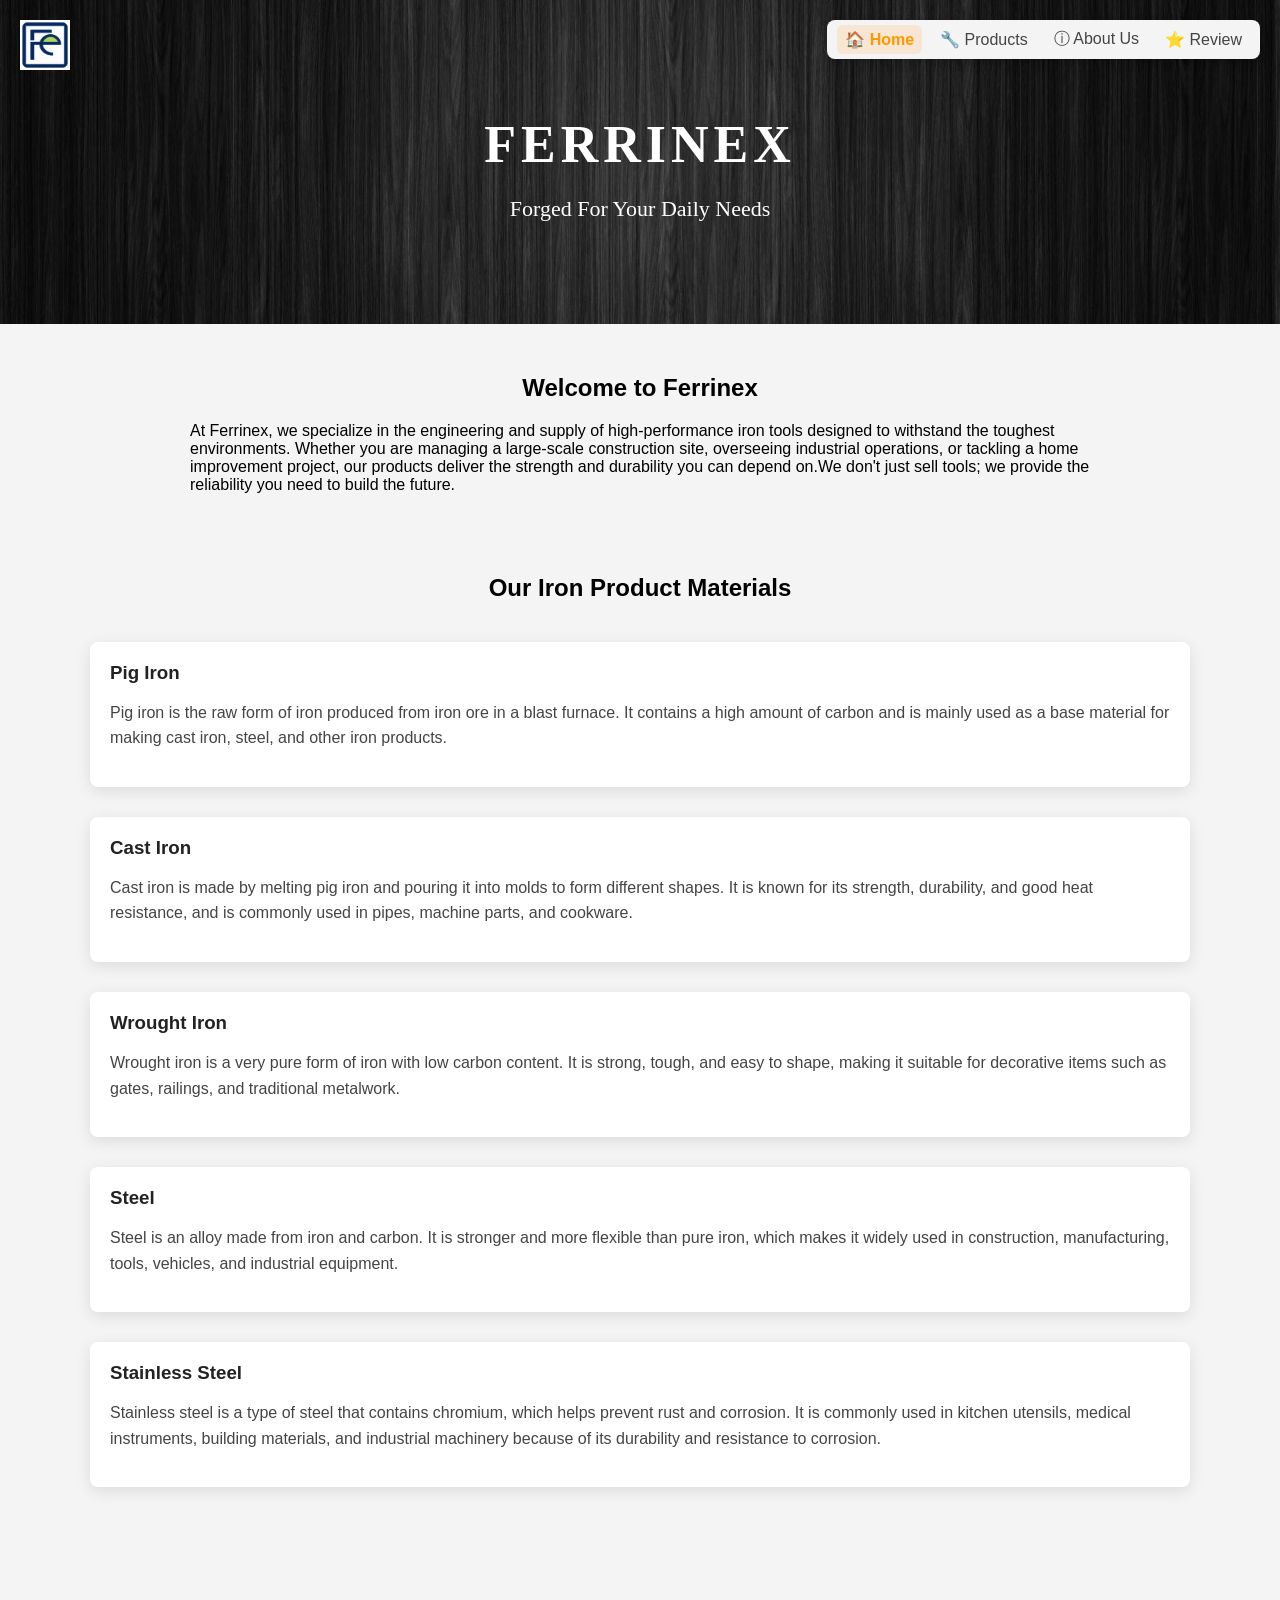
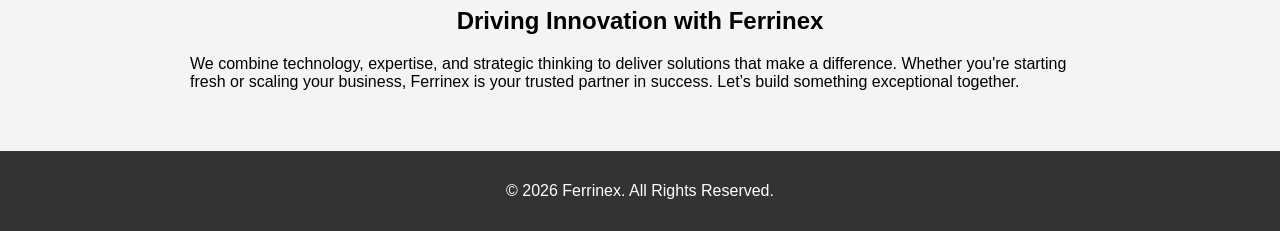
<file: index.html>
<!DOCTYPE html>
<html lang="en">
<head>
<meta charset="UTF-8">
<meta name="viewport" content="width=device-width, initial-scale=1.0">
<title>Ferrinex</title>
<link rel="icon" type="image/png" href="images/logo.png">
<link rel="stylesheet" href="css/style.css">
</head>

<body>  
<header>
<img src="images/logo.png" class="site-logo" alt="Ferrinex Logo">
<nav class="top-nav">
<a href="index.html" class="active">🏠 Home</a>
<a href="products.html">🔧 Products</a>
<a href="about.html">ⓘ About Us</a>
<a href="review.html">⭐ Review</a>
</nav>
<h1>Ferrinex</h1>
<h3>Forged For Your Daily Needs</h3>
</header>

<section class="start-section">
    <h2>Welcome to Ferrinex</h2>
    <p>At Ferrinex, we specialize in the engineering and supply of high-performance iron tools designed to withstand the toughest environments. Whether you are managing a large-scale construction site, overseeing industrial operations, or tackling a home improvement project, our products deliver the strength and durability you can depend on.We don't just sell tools; we provide the reliability you need to build the future.</p>
</section>

<section>
<h2>Our Iron Product Materials</h2>

<div class="products">

<div class="product-card">
<div class="product-info">
<h3>Pig Iron</h3>
<p>Pig iron is the raw form of iron produced from iron ore in a blast furnace. It contains a high amount of carbon and is mainly used as a base material for making cast iron, steel, and other iron products.</p>
</div>
</div>

<div class="product-card">
<div class="product-info">
<h3>Cast Iron</h3>
<p>Cast iron is made by melting pig iron and pouring it into molds to form different shapes. It is known for its strength, durability, and good heat resistance, and is commonly used in pipes, machine parts, and cookware.</p>
</div>
</div>

<div class="product-card">
<div class="product-info">
<h3>Wrought Iron</h3>
<p>Wrought iron is a very pure form of iron with low carbon content. It is strong, tough, and easy to shape, making it suitable for decorative items such as gates, railings, and traditional metalwork.</p>
</div>
</div>

<div class="product-card">
<div class="product-info">
<h3>Steel</h3>
<p>Steel is an alloy made from iron and carbon. It is stronger and more flexible than pure iron, which makes it widely used in construction, manufacturing, tools, vehicles, and industrial equipment.</p>
</div>
</div>

<div class="product-card">
<div class="product-info">
<h3>Stainless Steel</h3>
<p>Stainless steel is a type of steel that contains chromium, which helps prevent rust and corrosion. It is commonly used in kitchen utensils, medical instruments, building materials, and industrial machinery because of its durability and resistance to corrosion.</p>
</div>
</div>

</div>

</section>

<section class="start-section">
  <h2>Driving Innovation with Ferrinex</h2>
  <p>
    We combine technology, expertise, and strategic thinking to deliver solutions that make a difference. 
    Whether you're starting fresh or scaling your business, Ferrinex is your trusted partner in success. Let’s build something exceptional together.
  </p>
</section>

<footer>
    <p>© 2026 Ferrinex. All Rights Reserved.</p>
</footer>

</body>

</html>
</file>
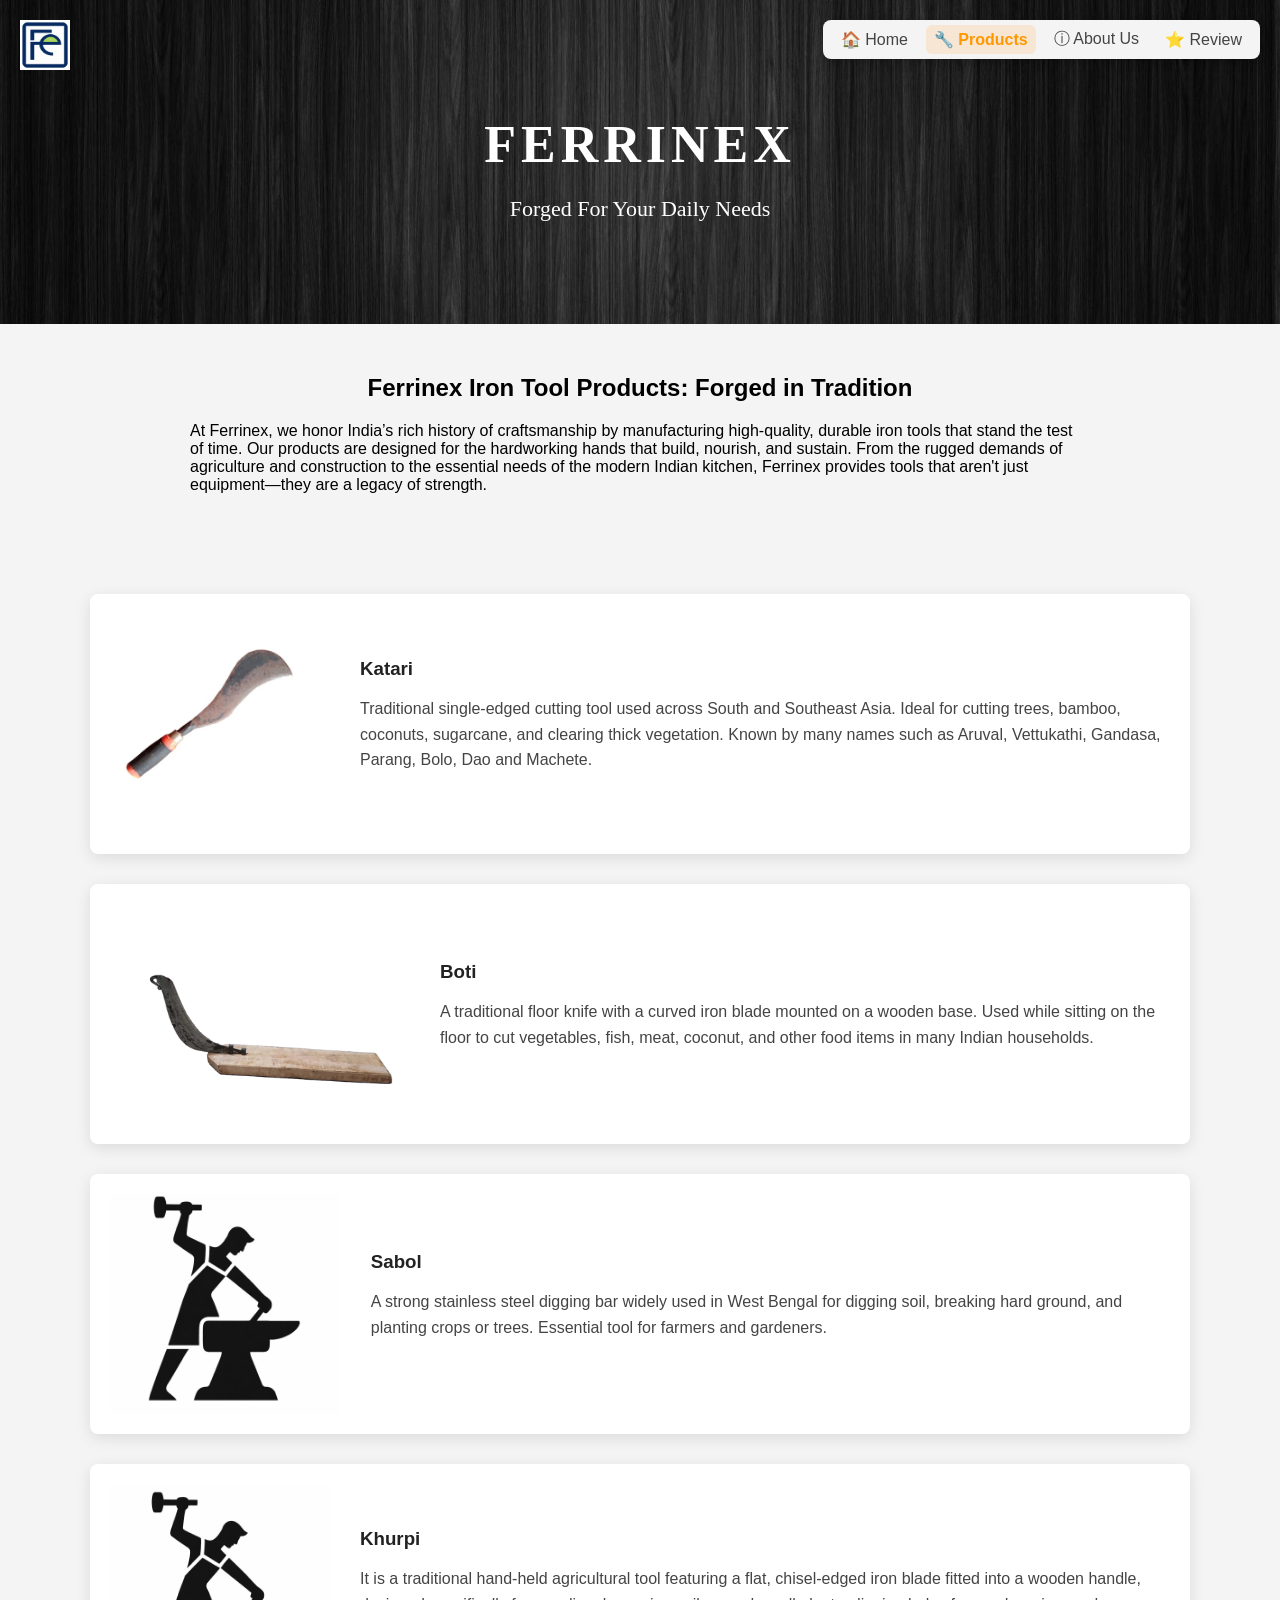
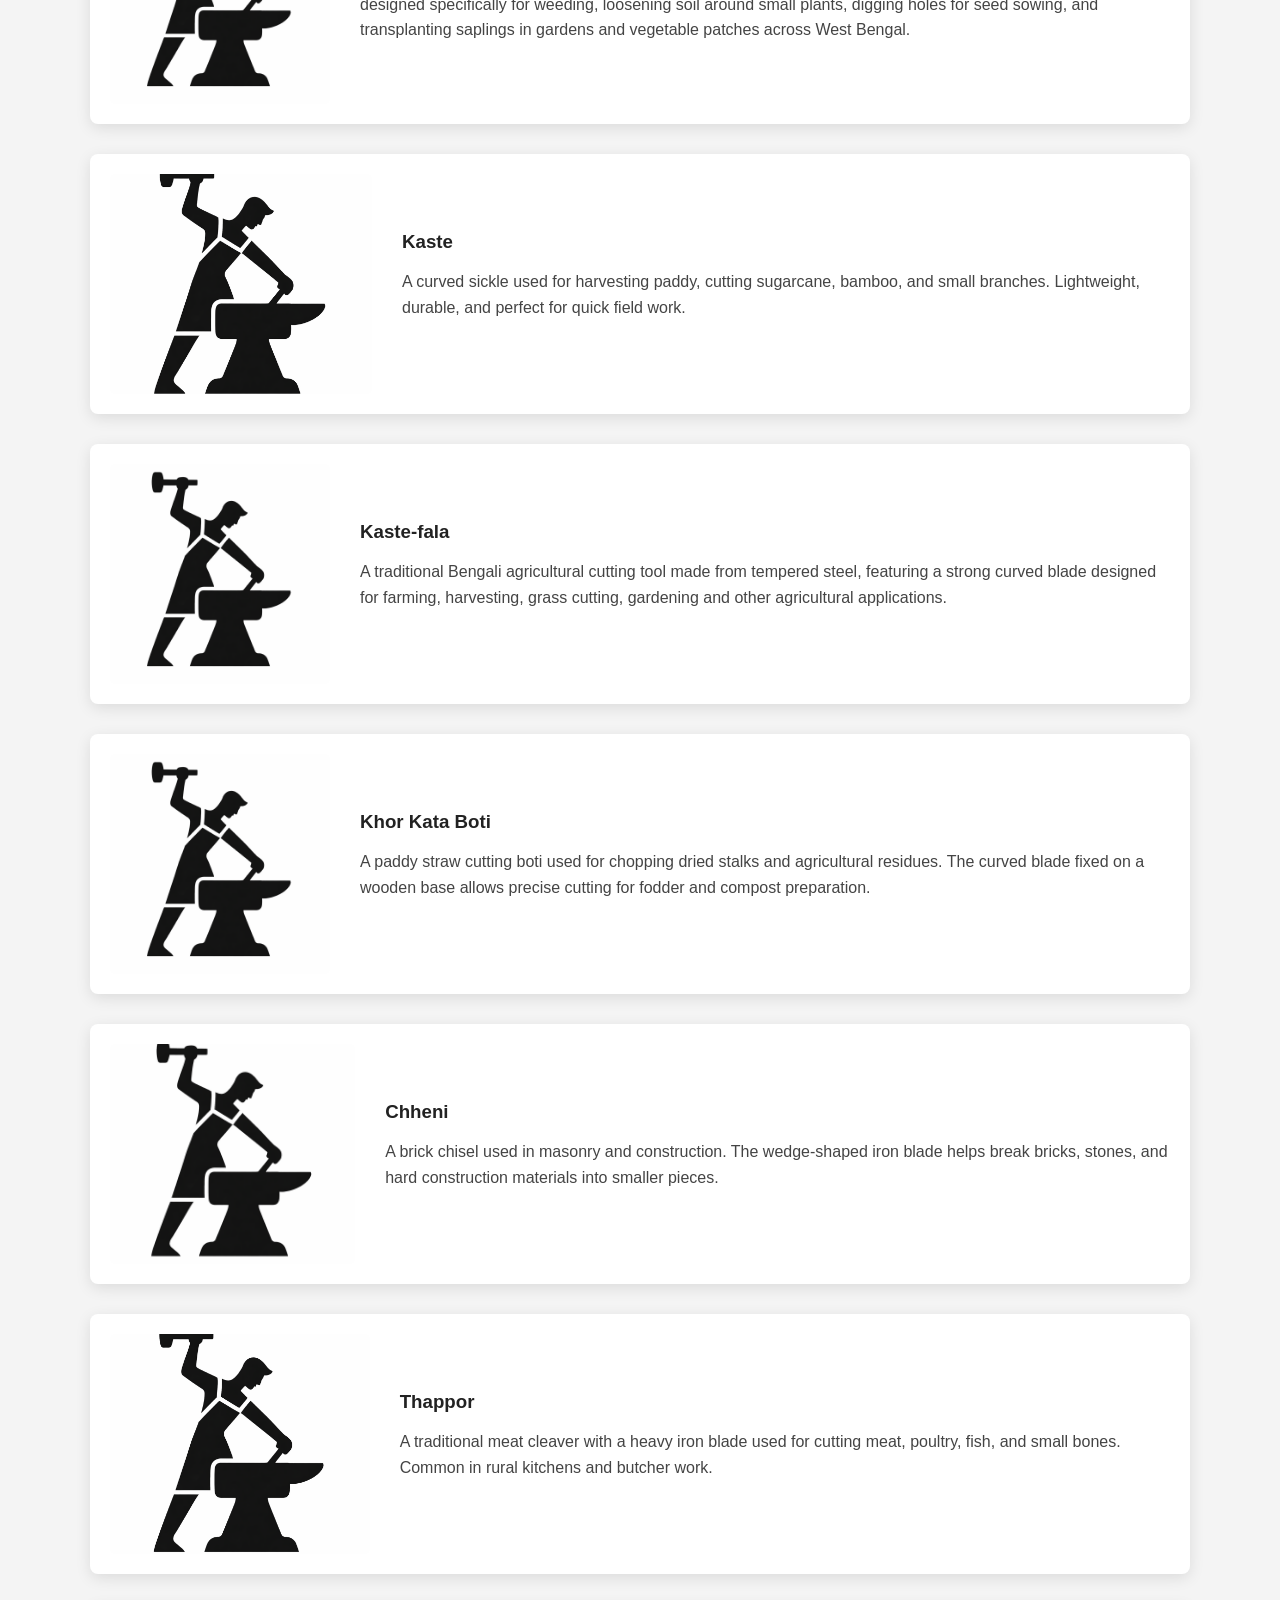
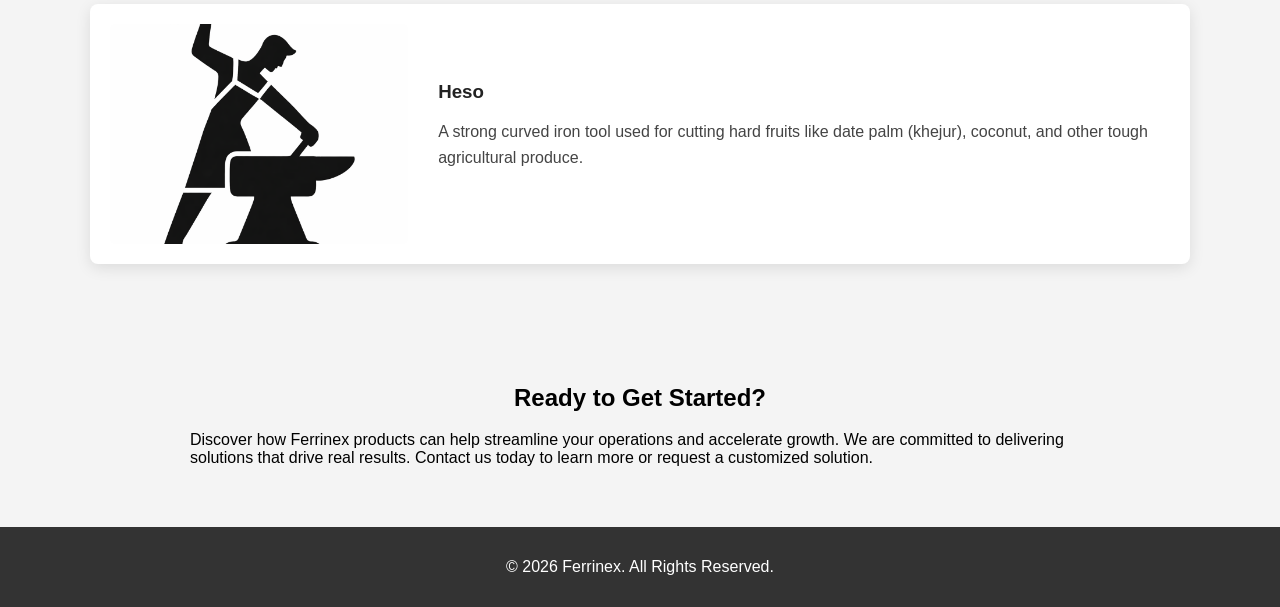
<file: products.html>
<!DOCTYPE html>
<html lang="en">
<head>
<meta charset="UTF-8">
<meta name="viewport" content="width=device-width, initial-scale=1.0">
<title>Ferrinex</title>
<link rel="icon" type="image/png" href="images/logo.png">
<link rel="stylesheet" href="css/style.css">
    
</head>
<body>
    
<header>
<img src="images/logo.png" class="site-logo" alt="Ferrinex Logo">
<nav class="top-nav">
<a href="index.html">🏠 Home</a>
<a href="products.html" class="active">🔧 Products</a>
<a href="about.html">ⓘ About Us</a>
<a href="review.html">⭐ Review</a>
</nav>
<h1>Ferrinex</h1>
<h3>Forged For Your Daily Needs</h3>
</header>

<section class="start-section">
<h2>Ferrinex Iron Tool Products: Forged in Tradition</h2>
<p>At Ferrinex, we honor India’s rich history of craftsmanship by manufacturing high-quality, durable iron tools that stand the test of time. Our products are designed for the hardworking hands that build, nourish, and sustain.
From the rugged demands of agriculture and construction to the essential needs of the modern Indian kitchen, Ferrinex provides tools that aren't just equipment—they are a legacy of strength.</p>
</section>

<section>

<div class="products">

<div class="product-card">
<img src="images/katari.jpg" alt="Katari Tool"> 
<div class="product-info">
<h3>Katari</h3>
<p>Traditional single-edged cutting tool used across South and Southeast Asia. Ideal for cutting trees, bamboo, coconuts, sugarcane, and clearing thick vegetation. Known by many names such as Aruval, Vettukathi, Gandasa, Parang, Bolo, Dao and Machete.</p>
</div>
</div>


<div class="product-card">
<img src="images/boti01.jpg" alt="Boti Tool">
<div class="product-info">
<h3>Boti</h3>
<p>A traditional floor knife with a curved iron blade mounted on a wooden base. Used while sitting on the floor to cut vegetables, fish, meat, coconut, and other food items in many Indian households.</p>
</div>
</div>
    
<div class="product-card">
<img src="images/default.png" alt="default Tool">
<div class="product-info">
<h3>Sabol</h3>
<p>A strong stainless steel digging bar widely used in West Bengal for digging soil, breaking hard ground, and planting crops or trees. Essential tool for farmers and gardeners.</p>
</div>
</div>

<div class="product-card">
<img src="images/default.png" alt="default Tool">
<div class="product-info">
<h3>Khurpi</h3>
<p>It is a traditional hand-held agricultural tool featuring a flat, chisel-edged iron blade fitted into a wooden handle, designed specifically for weeding, loosening soil around small plants, digging holes for seed sowing, and transplanting saplings in gardens and vegetable patches across West Bengal.</p>
</div>
</div>
    
<div class="product-card">
<img src="images/default.png" alt="default Tool">
<div class="product-info">
<h3>Kaste</h3>
<p>A curved sickle used for harvesting paddy, cutting sugarcane, bamboo, and small branches. Lightweight, durable, and perfect for quick field work.</p>
</div>
</div>

<div class="product-card">
<img src="images/default.png" alt="default Tool">
<div class="product-info">
<h3>Kaste-fala</h3>
<p>A traditional Bengali agricultural cutting tool made from tempered steel, featuring a strong curved blade designed for farming, harvesting, grass cutting, gardening and other agricultural applications.</p>
</div>
</div>
    
<div class="product-card">
<img src="images/default.png" alt="default Tool">
<div class="product-info">
<h3>Khor Kata Boti</h3>
<p>A paddy straw cutting boti used for chopping dried stalks and agricultural residues. The curved blade fixed on a wooden base allows precise cutting for fodder and compost preparation.</p>
</div>
</div>

<div class="product-card">
<img src="images/default.png" alt="default Tool">
<div class="product-info">
<h3>Chheni</h3>
<p>A brick chisel used in masonry and construction. The wedge-shaped iron blade helps break bricks, stones, and hard construction materials into smaller pieces.</p>
</div>
</div>
    
<div class="product-card">
<img src="images/default.png" alt="default Tool">
<div class="product-info">
<h3>Thappor</h3>
<p>A traditional meat cleaver with a heavy iron blade used for cutting meat, poultry, fish, and small bones. Common in rural kitchens and butcher work.</p>
</div>
</div>
    
<div class="product-card">
<img src="images/default.png" alt="default Tool">
<div class="product-info">
<h3>Heso</h3>
<p>A strong curved iron tool used for cutting hard fruits like date palm (khejur), coconut, and other tough agricultural produce.</p>
</div>
</div>

</div>

</section>

<section class="start-section">
  <h2>Ready to Get Started?</h2>
  <p>
    Discover how Ferrinex products can help streamline your operations and accelerate growth. 
    We are committed to delivering solutions that drive real results. Contact us today to learn more or request a customized solution.
  </p>
</section>

<footer>
<p>© 2026 Ferrinex. All Rights Reserved.</p>
</footer>

</body>

</html>
</file>
<file: css/style.css>
body{
    font-family: Arial, sans-serif;
    margin:0;
    background-color:#f4f4f4;
}

header{
    background-image: url("../images/header.jpg");
    background-size: cover;
    background-position: center;
    background-repeat: no-repeat;
    color: white;
    padding: 80px 20px;
    text-align: center;
    position: relative;
}

header h1{
font-family:'Cinzel',serif;
font-size:52px;
font-weight:700;
letter-spacing:5px;
text-transform:uppercase;
margin-bottom:10px;
color:white;
}

header h3{
font-family:'Cinzel',serif;
font-size:22px;
font-weight:normal;
}

/* TOP NAVIGATION BAR :::::::::::::::::::::::::::::::::::::::::::::::::::::::::::::*/

.top-nav{
position:absolute;  /* changed from absolute → fixed for floting */
z-index:1000;    /* ensure it stays above content */
top:20px;
right:20px;        /* move navbar to right side */
background:#f4f4f4;
padding:5px 10px;
display:flex;
gap:10px;
width:auto;
border-radius:8px;
box-shadow:0 4px 10px rgba(0,0,0,0.2);
}

/* MENU LINKS */
.top-nav a{
text-decoration:none;
color:#444;
font-weight:500;
padding:4px 8px;
border-radius:6px;
transition:all 0.3s ease;
display:flex;
align-items:center;
gap:4px;
}

/* HOVER EFFECT */
.top-nav a:hover{
background:#e9e9e9;
}

/* ACTIVE TAB */
.top-nav a.active{
background:#f7e6d3;
color:#ff9800;
font-weight:600;
}

/* WEBSITE LOGO */
.site-logo{
position:absolute;
top:20px;
left:20px;
height:50px;
width:auto;
}

/* START SECTION DESIGN */
.start-section h2{
 text-align: center;
}
.start-section p{
 max-width: 900px;
 margin: auto;
 text-align: left;
}

section{
    padding:30px;
    text-align:center;
}

/* SECTION DESIGN */
.content-section{
    max-width:1000px;
    margin:40px auto;
    padding:40px;
    background:white;
    border-radius:10px;
    box-shadow:0 6px 20px rgba(0,0,0,0.1);
    transition:transform 0.3s ease, box-shadow 0.3s ease;
}
.content-section:hover{
    transform:translateY(-5px);
    box-shadow:0 12px 25px rgba(0,0,0,0.15);
}

/* SECTION TITLES */
.content-section h2{
    border-left:6px solid #ff9800;
    padding-left:12px;
    margin-bottom:20px;
    color:#222;
    text-align: center;
}

/* TEXT */
.content-section p{
    line-height:1.7;
    color:#444;
    text-align: left;
}

/* LIST */
.content-section ul{
    padding-left:20px;
    text-align: left;
}

.content-section li{
    margin-bottom:10px;
    text-align: left;
    line-height:1.7;
    color:#444;
}

/* Home and product page style ::::::::::::::::::::::::::::::::::::::*/
/* PRODUCT SECTION */
.products{
display:flex;
flex-direction:column;
gap:30px;
max-width:1100px;
margin:40px auto;
}

/* PRODUCT CARD */
.product-card{
display:flex;
align-items:center;;
gap:30px;
background:white;
padding:20px;
border-radius:8px;
box-shadow:0 4px 15px rgba(0,0,0,0.1);
text-align:left;
}

/* PRODUCT TEXT */
.product-info{
text-align:left;
}

/* PRODUCT Image */
.product-card img{
    width:350px;
    height:220px;
    object-fit:cover;
    border-radius:6px;
}
.product-info h3{
margin-top:0;
margin-bottom:10px;
color:#222;
}

.product-info p{
line-height:1.6;
color:#444;
text-align:left;
}
/* Feedback form::::::::::::::::::::::::::::::::::::::::: */
/* FORM SECTION */
.feedback-container{
background:white;
padding:40px;
width:80%;
max-width:900px;
margin:auto;
border-radius:10px;
box-shadow:0 10px 25px rgba(0,0,0,0.1);
}

/* TITLE */
.feedback-container h2{
text-align:center;
margin-bottom:30px;
}

/* FORM ROW */
.form-row{
display:flex;
align-items:center;
margin-bottom:18px;
}

/* LABEL */
.form-row label{
width:180px;
font-weight:600;
width:160px;     /* space reserved for label */
text-align:left; /* ensures label starts from left */
margin-left:10;
}

/* INPUTS */
.form-row input,
.form-row select,
.form-row textarea{
flex:1;
padding:10px;
border:1px solid #ccc;
border-radius:6px;
}

/* TEXTAREA HEIGHT */
.form-row textarea{
height:120px;
}

/* BUTTON */
button{
width:100%;
padding:14px;
background:#4a90e2;
color:white;
border:none;
border-radius:6px;
cursor:pointer;
font-size:16px;
margin-top:15px;
}

button:hover{
background:#3578c8;
}

#message{
text-align:center;
font-weight:bold;
margin-top:10px;
}


/* Feedback Display::::::::::::::::::::::::::::::::::::::::::::: */
/* Feedback title centered */
.feedback-title{
text-align:center;
margin-bottom:20px;
}

/* Table container */
.feedback-table-container{
width:100%;
max-width:1100px;
margin:0 auto;
background:white;
padding:20px;
border-radius:10px;
box-shadow:0 4px 15px rgba(0,0,0,0.15);
}

/* Table layout */
.feedback-table{
width:100%;
border-collapse:collapse;
table-layout:fixed;
}

/* Table header */
.feedback-table th{
text-align:center;
padding:12px;
background:#2f4053;
color:white;
}

/* Table data */
.feedback-table td{
text-align:left;
padding:12px;
border-bottom:1px solid #ddd;
word-wrap:break-word;
}

/* SCROLLABLE TABLE AREA */
.table-scroll{
max-height:300px;   /* show scrollbar after certain rows */
overflow-y:auto;
overflow-x:hidden;
}

/* Row borders */
.feedback-table th,
.feedback-table td{
border:1px solid #ddd;
}

/* Alternating row colors */
.feedback-table tbody tr:nth-child(odd){
background:#f2f7ff;
}
.feedback-table tbody tr:nth-child(even){
background:#fff4e6;
}

/* Hover effect */
.feedback-table tbody tr:hover{
background:#dff0ff;
transition:0.3s;
}

footer{
    background:#333;
    color:white;
    text-align:center;
    padding:15px;
    margin-top:30px;
}
</file>
